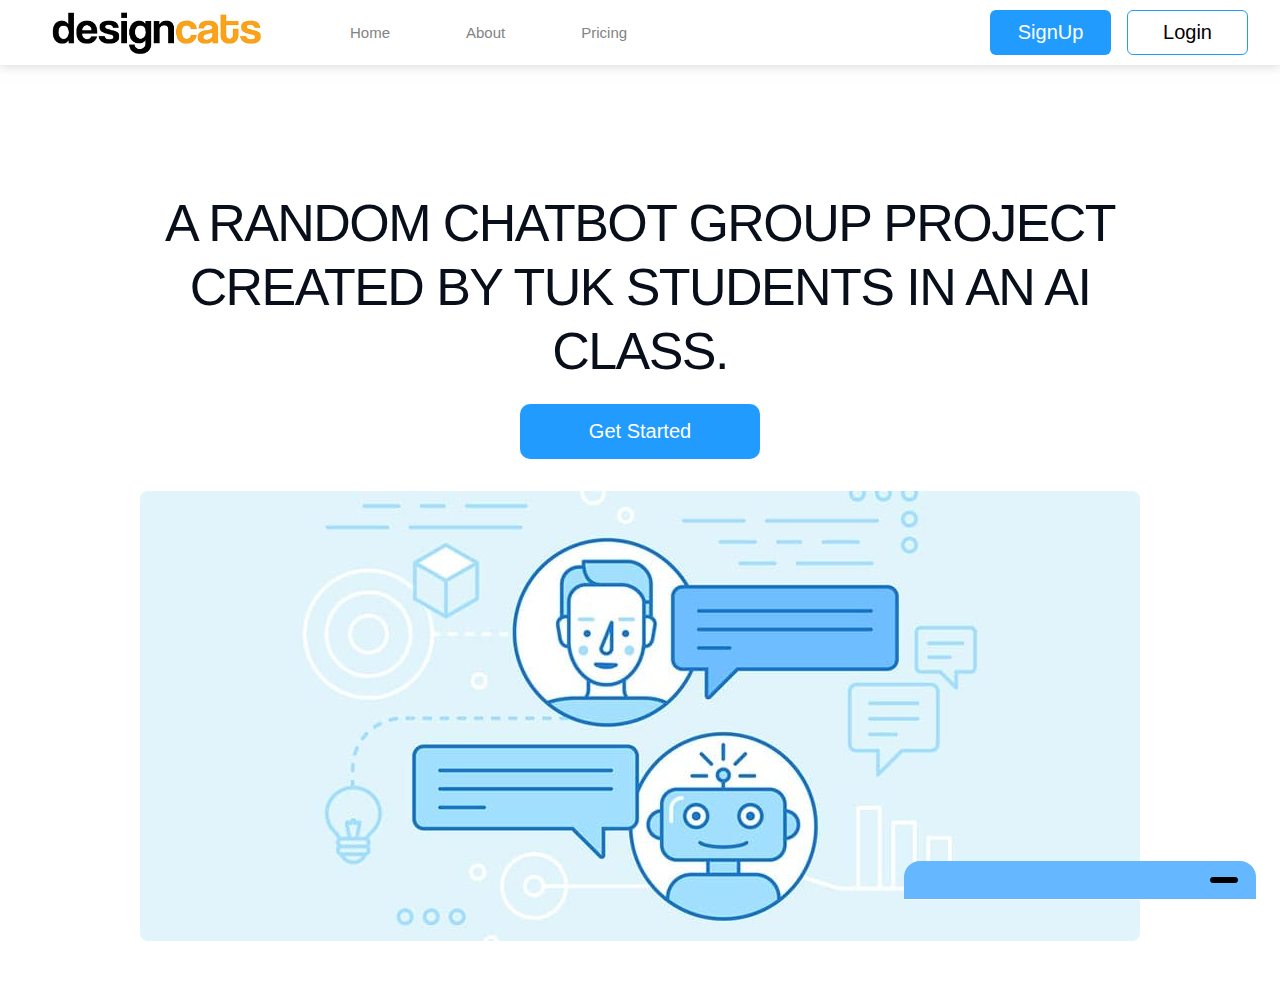
<file: Python Chatbot/templates/index.html>
<!DOCTYPE html>
<html lang="en">
  <head>
    <meta charset="UTF-8" />
    <meta http-equiv="X-UA-Compatible" content="IE=edge" />
    <meta name="viewport" content="width=device-width, initial-scale=1.0" />
    <link rel="stylesheet" href="../static/styles/style.css" />
    <title>Tlior: ChatBot Project</title>
  </head>
  <body>
    <nav>
      <div class="navigation">
        <div class="logo_container">
          <div class="logo">
            <img src="../static/images/logo.png" alt="logo image" />
          </div>
        </div>
        <div class="nav_links_container">
          <a id="nav_link">Home</a>
          <a id="nav_link">About</a>
          <a id="nav_link">Pricing</a>
        </div>
        <div class="join_btn_container">
          <button id="join">SignUp</button>
          <button id="login">Login</button>
        </div>
      </div>
    </nav>
    <div class="header_page">
      <div class="row1">
        <h1>
          A RANDOM CHATBOT GROUP PROJECT CREATED BY TUK STUDENTS IN AN AI CLASS.
        </h1>
        <div class="call_to_actn_btn">
          <button>Get Started</button>
        </div>
      </div>
      <div class="row2">
        <div class="header_img">
          <img src="../static/images/headerimg1.jpg" alt="header image" />
        </div>
      </div>
    </div>
    <div class="chatclient">
      <div class="chatclient_container">
        <div class="opener">
          <img
            id="max_toggler"
            src="../static/images/maximize.png"
            alt="minimize icon"
          />
          <img
            id="view_toggler"
            src="../static/images/minimize.png"
            alt="minimize icon"
          />
        </div>
        <div class="recycler">
          <div class="initial scroll_view">
            <div class="incoming">
              <div class="profile">
                <img
                  class="profilepic"
                  src="../static/images/incoming.png"
                  alt="incoming profile"
                />
              </div>
              <div class="actual_msg">
                <div class="message" id="actual_msg" key="">
                  <p>
                    Hello! My name is AI. Am your Tlior assistant. Ask me
                    something and see me respond. Am amazing try me out!
                  </p>
                </div>
                <div class="message" id="actual_msg" key="">
                  <p>And if you want to exit at anytime, just type Bye!</p>
                </div>
              </div>
            </div>
            <div class="new_view"></div>
          </div>
          <div class="message_input">
            <input
              class="input"
              type="text"
              placeholder="ask me anything! Human"
            />
            <div class="send_btn">
              <img src="../static/images/send.png" alt="send message" />
            </div>
          </div>
        </div>
      </div>
    </div>
    <!-- <script
      type="text/javascript"
      src="{{ url_for('static', filename='scripts/scripts.js') }}"
    ></script> -->
    <script type="text/javascript" src="../static/scripts/scripts.js"></script>
  </body>
</html>
</file>
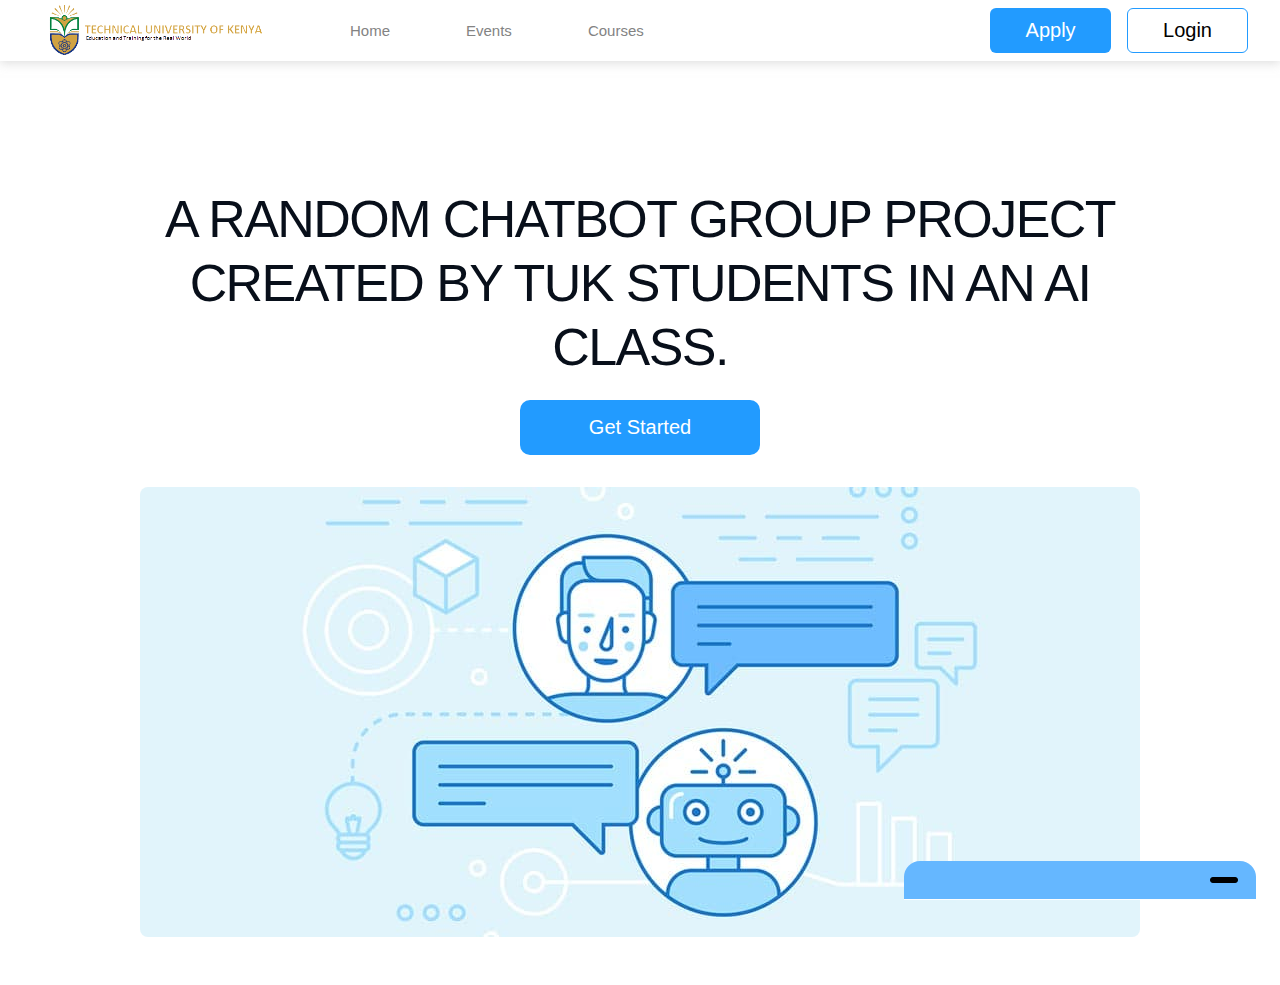
<file: Python Chatbot/Frontend/templates/index.html>
<!DOCTYPE html>
<html lang="en">
  <head>
    <meta charset="UTF-8" />
    <meta http-equiv="X-UA-Compatible" content="IE=edge" />
    <meta name="viewport" content="width=device-width, initial-scale=1.0" />
    <link rel="stylesheet" href="../static/styles/style.css" />
    <title>Tlior: ChatBot Project</title>
  </head>
  <body>
    <nav>
      <div class="navigation">
        <div class="logo_container">
          <div class="logo">
            <img src="../static/images/tuklogo.png" alt="logo image" />
          </div>
        </div>
        <div class="nav_links_container">
          <a id="nav_link">Home</a>
          <a id="nav_link">Events</a>
          <a id="nav_link">Courses</a>
        </div>
        <div class="join_btn_container">
          <button id="join">Apply</button>
          <button id="login">Login</button>
        </div>
      </div>
    </nav>
    <div class="header_page">
      <div class="row1">
        <h1>
          A RANDOM CHATBOT GROUP PROJECT CREATED BY TUK STUDENTS IN AN AI CLASS.
        </h1>
        <div class="call_to_actn_btn">
          <button>Get Started</button>
        </div>
      </div>
      <div class="row2">
        <div class="header_img">
          <img src="../static/images/headerimg1.jpg" alt="header image" />
        </div>
      </div>
    </div>
    <div class="chatclient">
      <div class="chatclient_container">
        <div class="opener">
          <img
            id="max_toggler"
            src="../static/images/maximize.png"
            alt="minimize icon"
          />
          <img
            id="view_toggler"
            src="../static/images/minimize.png"
            alt="minimize icon"
          />
        </div>
        <div class="recycler">
          <div class="initial scroll_view">
            <div class="incoming">
              <div class="profile">
                <img
                  class="profilepic"
                  src="../static/images/incoming.png"
                  alt="incoming profile"
                />
              </div>
              <div class="actual_msg">
                <div class="message" id="actual_msg" key="">
                  <p>
                    Hello! My name is AI. Am your Tlior assistant. Ask me
                    something and see me respond. Am amazing try me out!
                  </p>
                </div>
                <div class="message" id="actual_msg" key="">
                  <p>And if you want to exit at anytime, just type Bye!</p>
                </div>
              </div>
            </div>
            <div class="new_view"></div>
          </div>
          <div class="message_input">
            <input
              class="input"
              type="text"
              placeholder="ask me anything! Human"
            />
            <div class="send_btn">
              <img src="../static/images/send.png" alt="send message" />
            </div>
          </div>
        </div>
      </div>
    </div>
    <script type="text/javascript" src="../static/scripts/scripts.js"></script>
  </body>
</html>
</file>
<file: Python Chatbot/static/styles/style.css>
::-webkit-scrollbar {
  display: none;
  visibility: hidden;
  opacity: 0;
}

* {
  margin: 0;
  padding: 0;
  box-sizing: border-box;
  overflow: hidden;
}
/* navigation bar content */
nav {
  padding: 0.3em 0;
  box-shadow: 0 2px 10px rgb(187 187 187 / 50%);
}
nav .navigation {
  display: grid;
  grid-template-columns: 18em repeat(2, 1fr);
  grid-gap: 2em;
}
nav .navigation .logo_container {
  display: grid;
  margin: auto 0;
}
nav .navigation .logo_container .logo {
  padding: 0 0 0 3em;
  display: grid;
  margin: auto;
}
nav .navigation .logo_container .logo img {
  width: 90%;
  cursor: pointer;
}
nav .navigation .nav_links_container {
  display: flex;
  justify-content: start;
  grid-gap: 1em;
  margin: auto 0;
}
nav .navigation .nav_links_container #nav_link {
  font-size: 15px;
  font-family: "Roboto", sans-serif;
  font-weight: 300;
  padding: 0.8em 2em;
  color: #838383;
  cursor: pointer;
  text-decoration: none;
}
nav .navigation .nav_links_container #nav_link:hover {
  color: black;
}
nav .navigation .join_btn_container {
  display: flex;
  justify-content: end;
  padding-right: 2em;
  margin: auto 0;
  grid-gap: 1em;
}
nav .navigation .join_btn_container button {
  width: 28%;
  padding: 0.5em 0.5em;
  border: none;
  outline: none;
  border-radius: 0.3em;
  background-color: #229bff;
  color: white;
  font-size: 20px;
  cursor: pointer;
  transition: 0.1s ease-in-out;
}
nav .navigation .join_btn_container #login {
  border: 1px solid #229bff;
  background-color: transparent;
  color: rgb(0, 0, 0);
}
nav .navigation .join_btn_container button:hover {
  background-color: #0064b5;
}
nav .navigation .join_btn_container #login:hover {
  background-color: #e6e6e6cf;
}
/* body content */

/* header page */
body .header_page {
  padding: 3em;
}
body .row1 h1 {
  font-family: euclidcircularb, -apple-system, BlinkMacSystemFont, Segoe UI,
    Roboto, Oxygen, Ubuntu, Cantarell, Fira Sans, Droid Sans, Helvetica Neue,
    sans-serif;
  text-align: center;
  color: #080f1a;
  font-weight: 500;
  padding: 1.5em 1.5em;
  padding-bottom: 0.4em;
  font-size: 52px;
  line-height: 64px;
  letter-spacing: -0.03em;
}
body .row1 .call_to_actn_btn {
  padding: 0;
  display: grid;
  justify-content: center;
  padding: 0;
  padding-bottom: 2em;
}
body .row1 .call_to_actn_btn button {
  padding: 0.8em;
  font-size: 20px;
  color: white;
  width: 12em;
  outline: none;
  border: none;
  background: #229bff;
  border-radius: 0.5em;
  transition: all 0.15s ease-in-out;
}
body .row1 .call_to_actn_btn button:hover {
  transform: scale(1.03);
  background-color: #0064b5;
}
body .row2 .header_img {
  padding: 0;
  display: grid;
  justify-content: center;
}
body .row2 .header_img img {
  border-radius: 0.5em;
}
/* chat client */
body .chatclient .chatclient_container {
  position: absolute;
  z-index: 5;
  right: 0;
  bottom: 0;
  margin-right: 1.5em;
  max-height: 2.45em;
  transition: all 0.4s ease-in;
}
body .chatclient .chatclient_container.unhide {
  max-height: 40em;
}
body .chatclient .chatclient_container .opener {
  background-color: #65b7ff;
  border-radius: 1em 1em 0 0;
  padding: 0.2em 1em;
  display: flex;
  justify-content: space-between;
  width: 22em;
  cursor: pointer;
}
body .chatclient .chatclient_container .opener img {
  width: 2em;
}
body .chatclient .chatclient_container .opener #max_toggler {
  padding: 0.4em;
  opacity: 0;
  visibility: hidden;
}
body .chatclient .chatclient_container .recycler {
  padding: 1em 0.5em;
  right: 0;
  background-color: white;
}
body .chatclient .chatclient_container .recycler .scroll_view {
  padding: 0 0 1em 0;
}
body .chatclient .chatclient_container .recycler .new_view {
  padding: 1em 0 1em 0;
  display: grid;
  grid-gap: 1em;
  overflow-y: scroll;
  max-height: 32em;
}
body .chatclient .chatclient_container .recycler .scroll_view .incoming,
body .chatclient .chatclient_container .recycler .scroll_view .outgoing {
  display: flex;
  grid-gap: 0.5em;
}
body .chatclient .chatclient_container .recycler .scroll_view .outgoing {
  justify-content: end;
}
body .chatclient .chatclient_container .recycler .scroll_view .actual_msg {
  display: grid;
  grid-gap: 1em;
}
body
  .chatclient
  .chatclient_container
  .recycler
  .scroll_view
  .outgoing
  #actual_msg,
body
  .chatclient
  .chatclient_container
  .recycler
  .scroll_view
  .incoming
  #actual_msg {
  padding: 0.5em 0.8em;
  background-color: #f4f4f4;
  width: 18em;
  border-radius: 1em;
  font-size: 14px;
  font-family: "Roboto", sans-serif;
  line-height: 20px;
  letter-spacing: 1px;
}
body .chatclient .chatclient_container .recycler .scroll_view .profile img {
  width: 1.8em;
  border-radius: 50%;
  background-color: #e6ecff;
  cursor: pointer;
}
body .chatclient .chatclient_container .message_input {
  outline: none;
  display: flex;
  border: none;
  padding: 0 0.8em;
  font-size: 17px;
  width: 100%;
  border-top: 2px solid black;
  border-bottom: 2px solid black;
  background-color: transparent;
}
body .chatclient .chatclient_container .message_input input {
  outline: none;
  border: none;
  padding: 0.6em 1em;
  font-size: 17px;
  width: 100%;
  background-color: transparent;
}
body .chatclient .chatclient_container .message_input .send_btn {
  display: grid;
  margin: auto 0;
  width: 2em;
  background-color: rgb(100, 183, 255);
  padding: 0.2em 0.3em 0.2em 0em;
  margin-right: 0.5em;
  border-radius: 50%;
  cursor: pointer;
}
body .chatclient .chatclient_container .message_input .send_btn:hover {
  background-color: rgb(71, 156, 231);
}
body .chatclient .chatclient_container .message_input .send_btn img {
  width: 1.6em;
  height: 1.3em;
  padding: 0.2em 0.2em 0.2em 0.35em;
}

body .chatclient .chatclient_container .message_input .send_btn.maximize {
  padding: 0.2em 0.3em 0.2em 0.1em;
}
body .chatclient .chatclient_container.maximize {
  max-height: 80em;
  margin-right: unset;
}
body .chatclient .chatclient_container .opener.maximize {
  bottom: 0;
  width: 100vw;
  transition: all 0.4s ease-in;
}
body .chatclient .chatclient_container .message_input .send_btn.maximize {
  padding: 0.2em 0.3em 0.2em 0.1em;
}
body
  .chatclient
  .chatclient_container
  .recycler
  .scroll_view
  .outgoing
  #actual_msg.maximize,
body
  .chatclient
  .chatclient_container
  .recycler
  .scroll_view
  .incoming
  #actual_msg.maximize {
  width: 40em;
}
</file>
<file: Python Chatbot/Frontend/static/styles/style.css>
::-webkit-scrollbar {
  display: none;
  visibility: hidden;
  opacity: 0;
}

* {
  margin: 0;
  padding: 0;
  box-sizing: border-box;
  overflow: hidden;
}
/* navigation bar content */
nav {
  padding: 0.3em 0;
  box-shadow: 0 2px 10px rgb(187 187 187 / 50%);
}
nav .navigation {
  display: grid;
  grid-template-columns: 18em repeat(2, 1fr);
  grid-gap: 2em;
}
nav .navigation .logo_container {
  display: grid;
  margin: auto 0;
}
nav .navigation .logo_container .logo {
  padding: 0 0 0 3em;
  display: grid;
  margin: auto;
}
nav .navigation .logo_container .logo img {
  width: 90%;
  cursor: pointer;
}
nav .navigation .nav_links_container {
  display: flex;
  justify-content: start;
  grid-gap: 1em;
  margin: auto 0;
}
nav .navigation .nav_links_container #nav_link {
  font-size: 15px;
  font-family: "Roboto", sans-serif;
  font-weight: 300;
  padding: 0.8em 2em;
  color: #838383;
  cursor: pointer;
  text-decoration: none;
}
nav .navigation .nav_links_container #nav_link:hover {
  color: black;
}
nav .navigation .join_btn_container {
  display: flex;
  justify-content: end;
  padding-right: 2em;
  margin: auto 0;
  grid-gap: 1em;
}
nav .navigation .join_btn_container button {
  width: 28%;
  padding: 0.5em 0.5em;
  border: none;
  outline: none;
  border-radius: 0.3em;
  background-color: #229bff;
  color: white;
  font-size: 20px;
  cursor: pointer;
  transition: 0.1s ease-in-out;
}
nav .navigation .join_btn_container #login {
  border: 1px solid #229bff;
  background-color: transparent;
  color: rgb(0, 0, 0);
}
nav .navigation .join_btn_container button:hover {
  background-color: #0064b5;
}
nav .navigation .join_btn_container #login:hover {
  background-color: #e6e6e6cf;
}
/* body content */

/* header page */
body .header_page {
  padding: 3em;
}
body .row1 h1 {
  font-family: euclidcircularb, -apple-system, BlinkMacSystemFont, Segoe UI,
    Roboto, Oxygen, Ubuntu, Cantarell, Fira Sans, Droid Sans, Helvetica Neue,
    sans-serif;
  text-align: center;
  color: #080f1a;
  font-weight: 500;
  padding: 1.5em 1.5em;
  padding-bottom: 0.4em;
  font-size: 52px;
  line-height: 64px;
  letter-spacing: -0.03em;
}
body .row1 .call_to_actn_btn {
  padding: 0;
  display: grid;
  justify-content: center;
  padding: 0;
  padding-bottom: 2em;
}
body .row1 .call_to_actn_btn button {
  padding: 0.8em;
  font-size: 20px;
  color: white;
  width: 12em;
  outline: none;
  border: none;
  background: #229bff;
  border-radius: 0.5em;
  transition: all 0.15s ease-in-out;
}
body .row1 .call_to_actn_btn button:hover {
  transform: scale(1.03);
  background-color: #0064b5;
}
body .row2 .header_img {
  padding: 0;
  display: grid;
  justify-content: center;
}
body .row2 .header_img img {
  border-radius: 0.5em;
}
/* chat client */
body .chatclient .chatclient_container {
  position: absolute;
  z-index: 5;
  right: 0;
  bottom: 0;
  margin-right: 1.5em;
  max-height: 2.45em;
  transition: all 0.4s ease-in;
}
body .chatclient .chatclient_container.unhide {
  max-height: 50em;
}
body .chatclient .chatclient_container .opener {
  background-color: #65b7ff;
  border-radius: 1em 1em 0 0;
  padding: 0.2em 1em;
  display: flex;
  justify-content: space-between;
  width: 22em;
  cursor: pointer;
}
body .chatclient .chatclient_container .opener img {
  width: 2em;
}
body .chatclient .chatclient_container .opener #max_toggler {
  padding: 0.4em;
  opacity: 0;
  visibility: hidden;
}
body .chatclient .chatclient_container .recycler {
  padding: 1em 0.5em;
  right: 0;
  background-color: white;
}
body .chatclient .chatclient_container .recycler .scroll_view {
  padding: 0 0 1em 0;
  overflow-y: scroll;
  max-height: 35em;
}
body .chatclient .chatclient_container .recycler .new_view {
  padding: 1em 0 1em 0;
  display: grid;
  grid-gap: 1em;
}
body .chatclient .chatclient_container .recycler .scroll_view .incoming,
body .chatclient .chatclient_container .recycler .scroll_view .outgoing {
  display: flex;
  grid-gap: 0.5em;
}
body .chatclient .chatclient_container .recycler .scroll_view .outgoing {
  justify-content: end;
}
body .chatclient .chatclient_container .recycler .scroll_view .actual_msg {
  display: grid;
  grid-gap: 1em;
}
body
  .chatclient
  .chatclient_container
  .recycler
  .scroll_view
  .outgoing
  #actual_msg,
body
  .chatclient
  .chatclient_container
  .recycler
  .scroll_view
  .incoming
  #actual_msg {
  padding: 0.5em 0.8em;
  background-color: #f4f4f4;
  width: 18em;
  border-radius: 1em;
  font-size: 14px;
  font-family: "Roboto", sans-serif;
  line-height: 20px;
  letter-spacing: 1px;
}
body .chatclient .chatclient_container .recycler .scroll_view .profile img {
  width: 1.8em;
  border-radius: 50%;
  background-color: #e6ecff;
  cursor: pointer;
}
body .chatclient .chatclient_container .message_input {
  outline: none;
  display: flex;
  border: none;
  padding: 0 0.8em;
  font-size: 17px;
  width: 100%;
  border-top: 2px solid black;
  border-bottom: 2px solid black;
  background-color: transparent;
}
body .chatclient .chatclient_container .message_input input {
  outline: none;
  border: none;
  padding: 0.6em 1em;
  font-size: 17px;
  width: 100%;
  background-color: transparent;
}
body .chatclient .chatclient_container .message_input .send_btn {
  display: grid;
  margin: auto 0;
  width: 2em;
  background-color: rgb(100, 183, 255);
  padding: 0.2em 0.3em 0.2em 0em;
  margin-right: 0.5em;
  border-radius: 50%;
  cursor: pointer;
}
body .chatclient .chatclient_container .message_input .send_btn:hover {
  background-color: rgb(71, 156, 231);
}
body .chatclient .chatclient_container .message_input .send_btn img {
  width: 1.6em;
  height: 1.3em;
  padding: 0.2em 0.2em 0.2em 0.35em;
}

body .chatclient .chatclient_container .message_input .send_btn.maximize {
  padding: 0.2em 0.3em 0.2em 0.1em;
}
body .chatclient .chatclient_container.maximize {
  max-height: 80em;
  margin-right: unset;
}
body .chatclient .chatclient_container .opener.maximize {
  bottom: 0;
  width: 100vw;
  transition: all 0.4s ease-in;
}
body .chatclient .chatclient_container .message_input .send_btn.maximize {
  padding: 0.2em 0.3em 0.2em 0.1em;
}
body
  .chatclient
  .chatclient_container
  .recycler
  .scroll_view
  .outgoing
  #actual_msg.maximize,
body
  .chatclient
  .chatclient_container
  .recycler
  .scroll_view
  .incoming
  #actual_msg.maximize {
  width: 40em;
}
</file>
